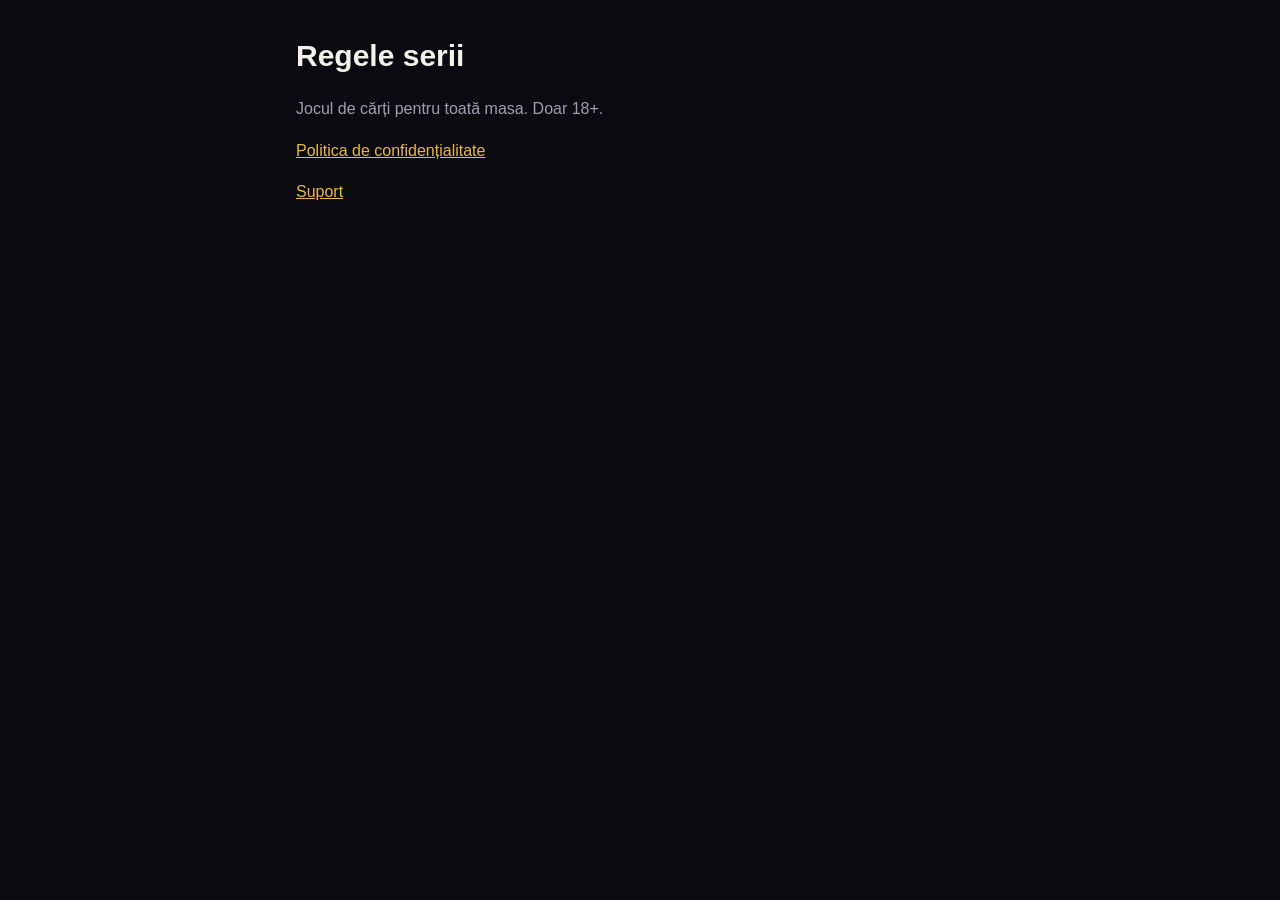
<file: index.html>
<!doctype html><html lang="ro"><head><meta charset="utf-8"><meta name="viewport" content="width=device-width,initial-scale=1">
<title>Regele serii</title><link rel="stylesheet" href="style.css"></head><body><main>
<h1>Regele serii</h1><p class="muted">Jocul de cărți pentru toată masa. Doar 18+.</p>
<p><a href="confidentialitate.html">Politica de confidențialitate</a></p><p><a href="suport.html">Suport</a></p>
</main></body></html>
</file>
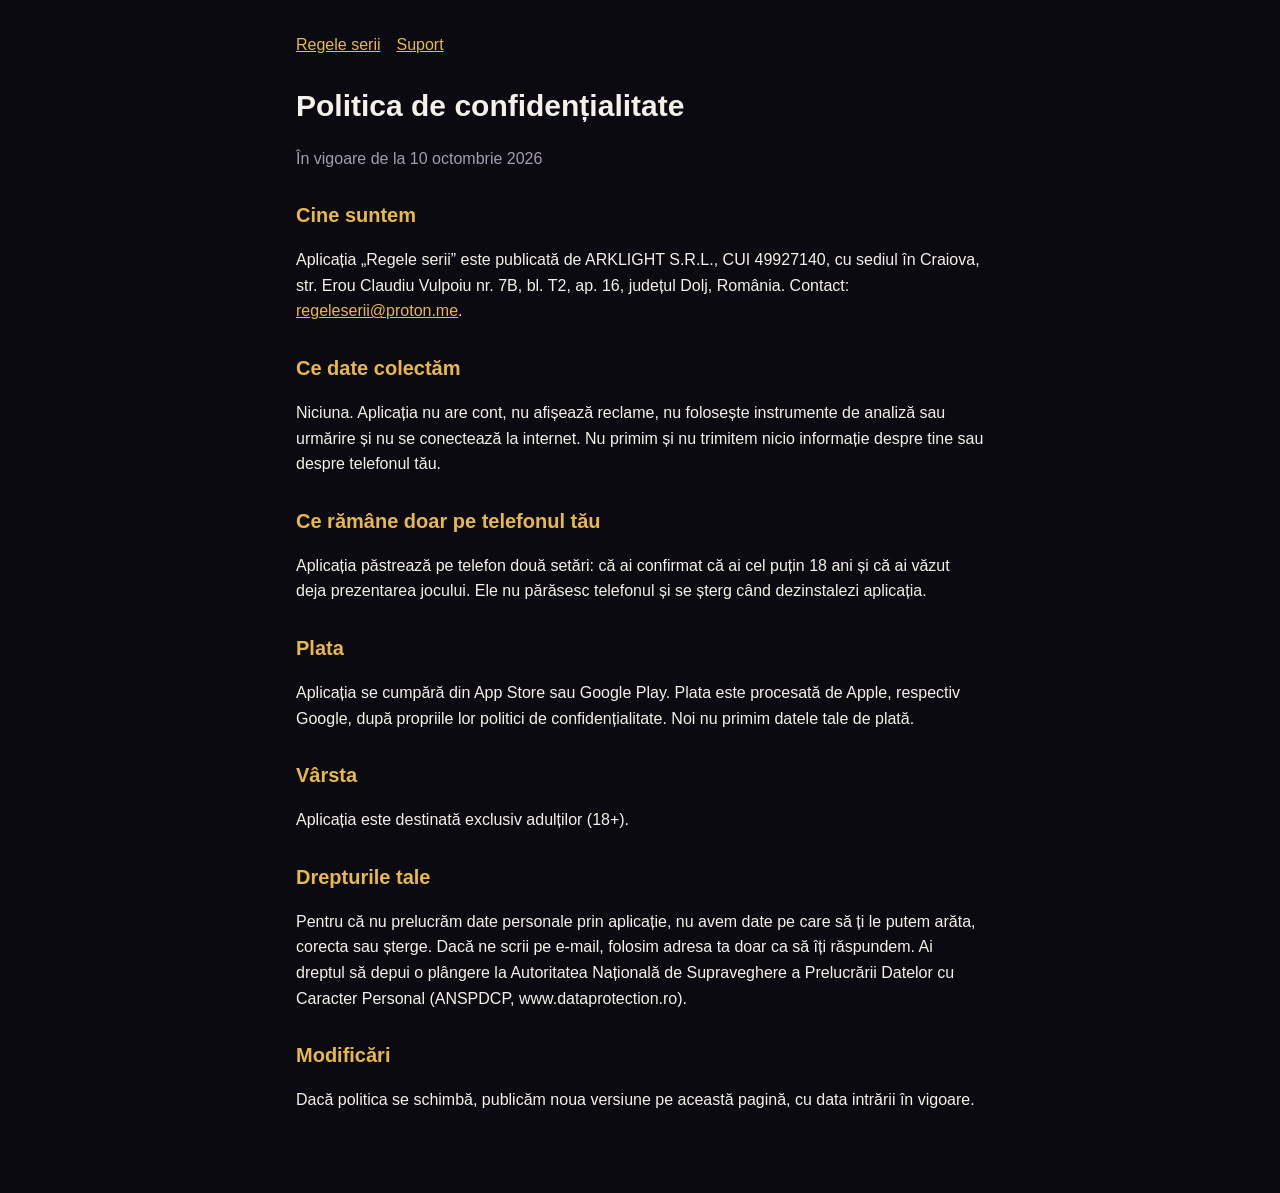
<file: confidentialitate.html>
<!doctype html><html lang="ro"><head><meta charset="utf-8"><meta name="viewport" content="width=device-width,initial-scale=1">
<title>Politica de confidențialitate – Regele serii</title><link rel="stylesheet" href="style.css"></head><body><main>
<nav><a href="index.html">Regele serii</a><a href="suport.html">Suport</a></nav>
<h1>Politica de confidențialitate</h1><p class="muted">În vigoare de la 10 octombrie 2026</p>

<h2>Cine suntem</h2>
<p>Aplicația „Regele serii” este publicată de ARKLIGHT S.R.L., CUI 49927140, cu sediul în Craiova, str. Erou Claudiu Vulpoiu nr. 7B, bl. T2, ap. 16, județul Dolj, România. Contact: <a href="mailto:regeleserii@proton.me">regeleserii@proton.me</a>.</p>

<h2>Ce date colectăm</h2>
<p>Niciuna. Aplicația nu are cont, nu afișează reclame, nu folosește instrumente de analiză sau urmărire și nu se conectează la internet. Nu primim și nu trimitem nicio informație despre tine sau despre telefonul tău.</p>

<h2>Ce rămâne doar pe telefonul tău</h2>
<p>Aplicația păstrează pe telefon două setări: că ai confirmat că ai cel puțin 18 ani și că ai văzut deja prezentarea jocului. Ele nu părăsesc telefonul și se șterg când dezinstalezi aplicația.</p>

<h2>Plata</h2>
<p>Aplicația se cumpără din App Store sau Google Play. Plata este procesată de Apple, respectiv Google, după propriile lor politici de confidențialitate. Noi nu primim datele tale de plată.</p>

<h2>Vârsta</h2>
<p>Aplicația este destinată exclusiv adulților (18+).</p>

<h2>Drepturile tale</h2>
<p>Pentru că nu prelucrăm date personale prin aplicație, nu avem date pe care să ți le putem arăta, corecta sau șterge. Dacă ne scrii pe e-mail, folosim adresa ta doar ca să îți răspundem. Ai dreptul să depui o plângere la Autoritatea Națională de Supraveghere a Prelucrării Datelor cu Caracter Personal (ANSPDCP, www.dataprotection.ro).</p>

<h2>Modificări</h2>
<p>Dacă politica se schimbă, publicăm noua versiune pe această pagină, cu data intrării în vigoare.</p>
</main></body></html>
</file>
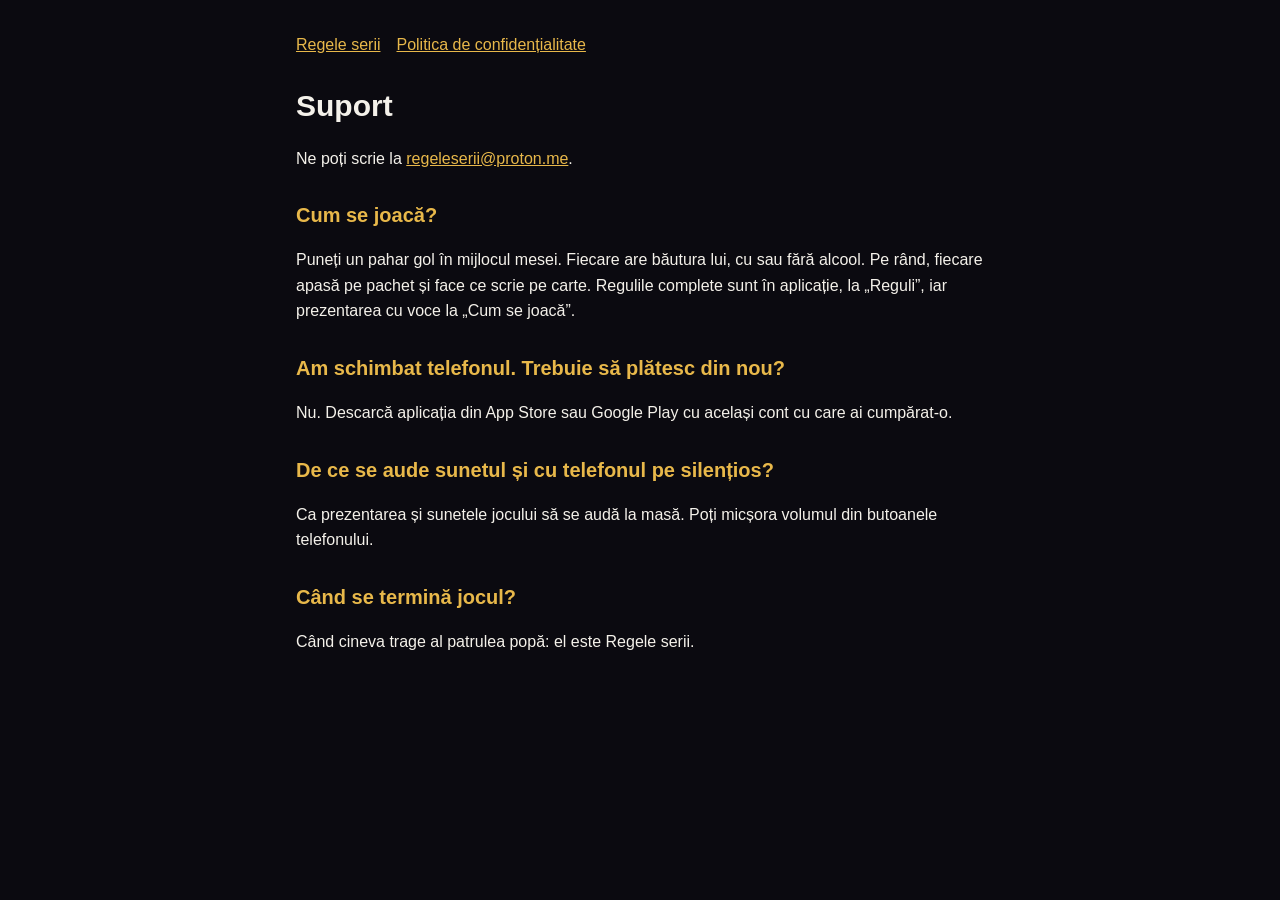
<file: suport.html>
<!doctype html><html lang="ro"><head><meta charset="utf-8"><meta name="viewport" content="width=device-width,initial-scale=1">
<title>Suport – Regele serii</title><link rel="stylesheet" href="style.css"></head><body><main>
<nav><a href="index.html">Regele serii</a><a href="confidentialitate.html">Politica de confidențialitate</a></nav>
<h1>Suport</h1>
<p>Ne poți scrie la <a href="mailto:regeleserii@proton.me">regeleserii@proton.me</a>.</p>

<h2>Cum se joacă?</h2>
<p>Puneți un pahar gol în mijlocul mesei. Fiecare are băutura lui, cu sau fără alcool. Pe rând, fiecare apasă pe pachet și face ce scrie pe carte. Regulile complete sunt în aplicație, la „Reguli”, iar prezentarea cu voce la „Cum se joacă”.</p>

<h2>Am schimbat telefonul. Trebuie să plătesc din nou?</h2>
<p>Nu. Descarcă aplicația din App Store sau Google Play cu același cont cu care ai cumpărat-o.</p>

<h2>De ce se aude sunetul și cu telefonul pe silențios?</h2>
<p>Ca prezentarea și sunetele jocului să se audă la masă. Poți micșora volumul din butoanele telefonului.</p>

<h2>Când se termină jocul?</h2>
<p>Când cineva trage al patrulea popă: el este Regele serii.</p>
</main></body></html>
</file>
<file: style.css>
:root{--bg:#0B0A10;--text:#F4F1EA;--muted:#A39DB0;--gold:#E8B84A}
*{box-sizing:border-box}body{margin:0;background:var(--bg);color:var(--text);font:16px/1.6 -apple-system,BlinkMacSystemFont,"Segoe UI",Roboto,sans-serif}
main{max-width:720px;margin:0 auto;padding:32px 16px 64px}h1{font-size:30px;margin:0 0 4px}h2{font-size:20px;margin:28px 0 6px;color:var(--gold)}
p,li{color:var(--text)}.muted{color:var(--muted)}a{color:var(--gold)}nav{margin-bottom:24px}nav a{margin-right:16px}
</file>
